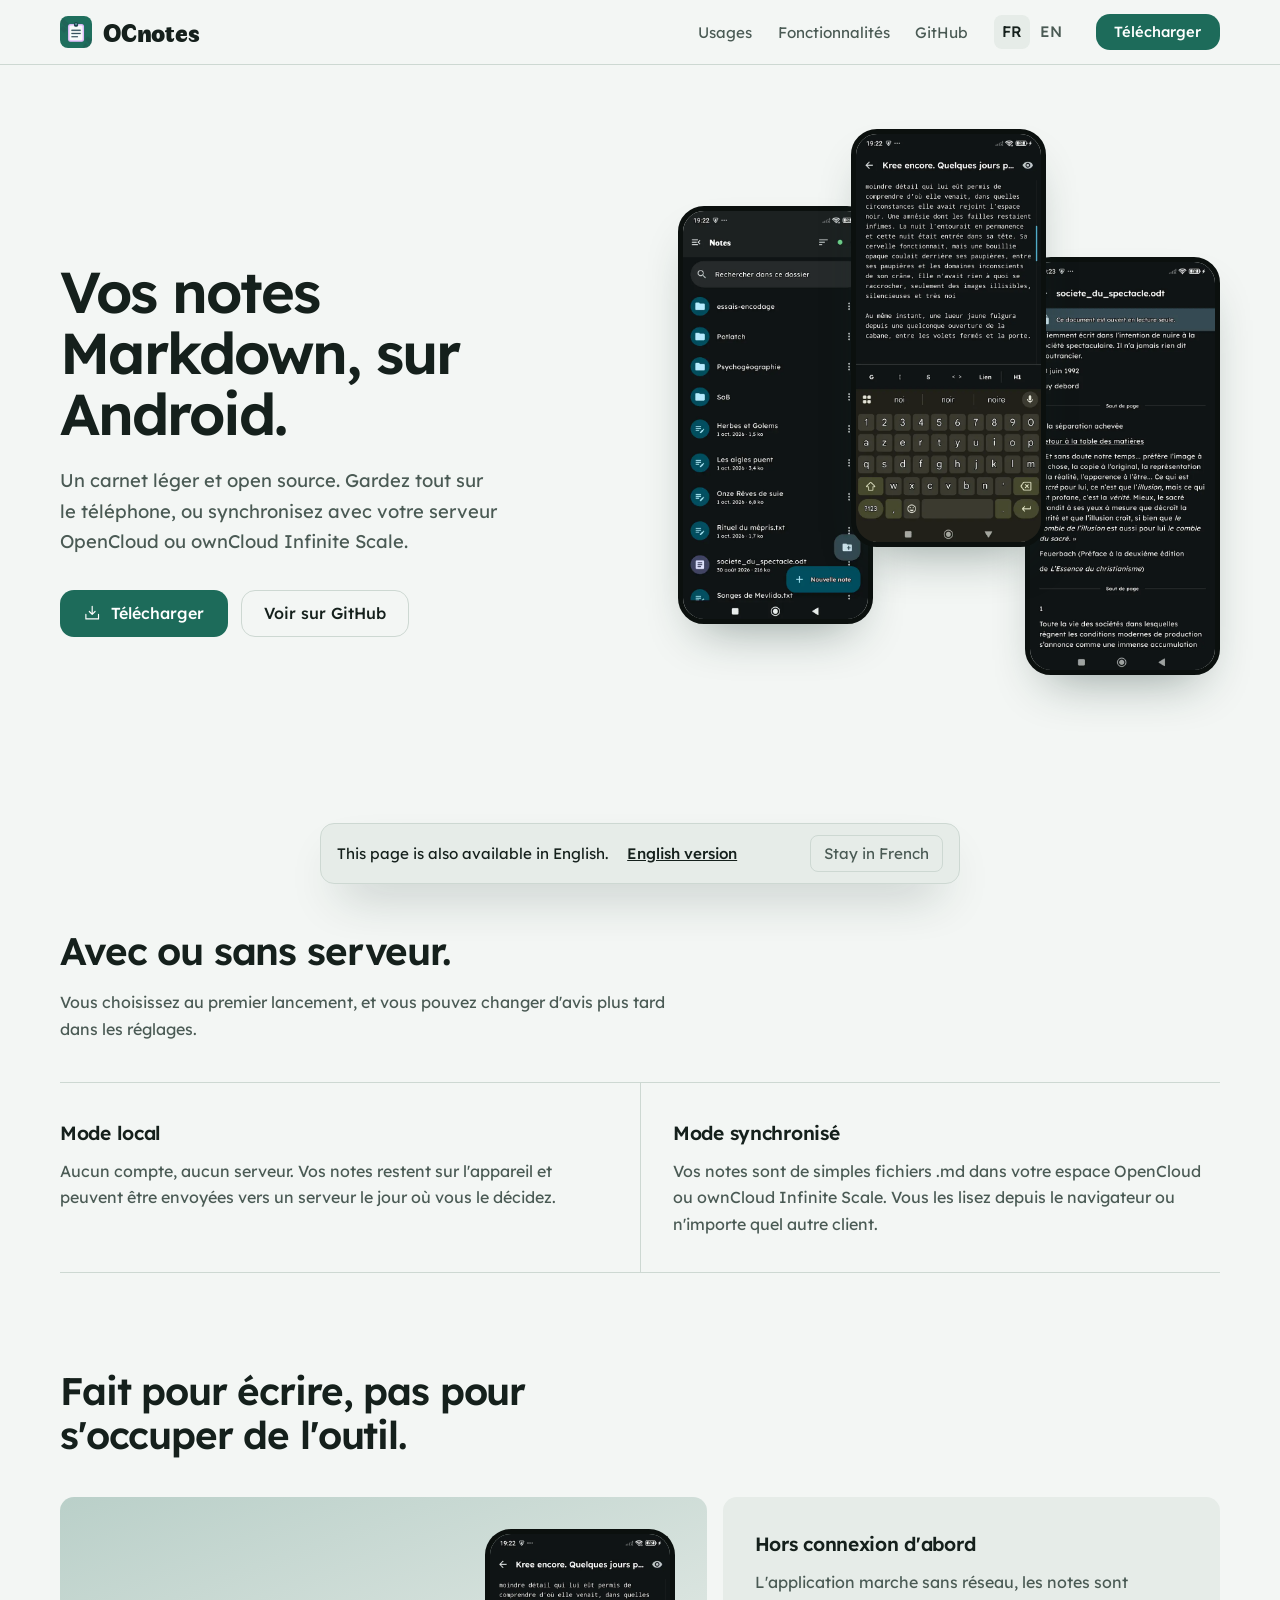
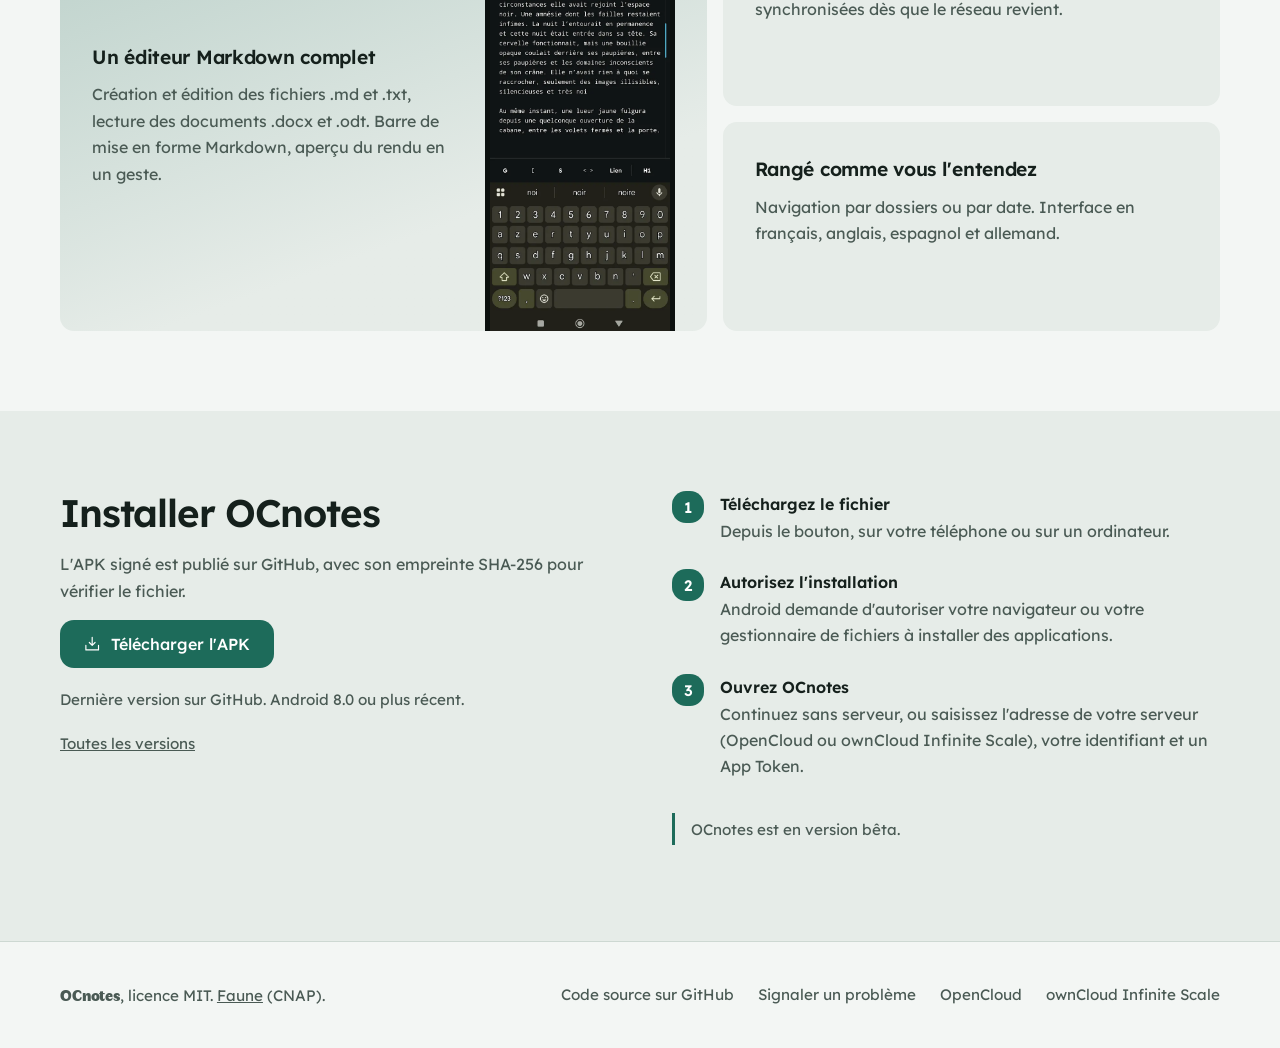
<file: site/index.html>
<!doctype html>
<html lang="fr">
<head>
<meta charset="utf-8">
<meta name="viewport" content="width=device-width, initial-scale=1">
<title>OCnotes, notes Markdown pour Android</title>
<meta name="description" content="OCnotes est une application Android de notes Markdown, utilisable en local ou synchronisée avec votre serveur OpenCloud ou ownCloud Infinite Scale. Open source, licence MIT.">
<meta name="color-scheme" content="light dark">
<meta property="og:title" content="OCnotes, notes Markdown pour Android">
<meta property="og:description" content="Des notes Markdown sur Android, en local ou synchronisées avec OpenCloud ou ownCloud Infinite Scale.">
<meta property="og:type" content="website">
<meta property="og:url" content="https://ocnotes.fr/">
<meta property="og:locale" content="fr_FR">
<meta property="og:locale:alternate" content="en_US">
<meta property="og:image" content="https://ocnotes.fr/assets/og.jpg">
<meta property="og:image:width" content="1200">
<meta property="og:image:height" content="630">
<meta property="og:image:alt" content="Trois écrans d'OCnotes : la liste des notes, l'éditeur Markdown et l'aperçu d'un document">
<meta name="twitter:card" content="summary_large_image">
<link rel="canonical" href="https://ocnotes.fr/">
<link rel="icon" type="image/png" href="assets/favicon.png">
<link rel="preload" href="assets/lexend-Regular.woff2" as="font" type="font/woff2" crossorigin>
<link rel="preload" href="assets/lexend-SemiBold.woff2" as="font" type="font/woff2" crossorigin>

<link rel="stylesheet" href="assets/site.css">
<link rel="alternate" hreflang="fr" href="https://ocnotes.fr/">
<link rel="alternate" hreflang="en" href="https://ocnotes.fr/en/">
<link rel="alternate" hreflang="x-default" href="https://ocnotes.fr/en/">
</head>

<body>

<a class="skip-link" href="#contenu">Aller au contenu</a>

<div class="lang-hint" id="lang-hint" lang="en" hidden>
  <div class="wrap">
    <p>This page is also available in English.</p>
    <a href="en/" hreflang="en" data-lang="en">English version</a>
    <button type="button" data-lang="fr">Stay in French</button>
  </div>
</div>

<header class="nav">
  <div class="wrap">
    <a class="brand" href="#top"><img src="assets/icon.webp" alt="" width="32" height="32"><span class="wordmark">OCnotes</span></a>
    <nav class="nav-links" aria-label="Navigation principale">
      <button class="menu-btn" type="button" popovertarget="menu" aria-controls="menu">Menu</button>
      <ul class="menu" id="menu" popover>
        <li><a href="#usages">Usages</a></li>
        <li><a href="#fonctions">Fonctionnalités</a></li>
        <li><a href="https://github.com/ybediat/OCnotes">GitHub</a></li>
        <li class="menu-dl"><a href="#telecharger">Télécharger</a></li>
      </ul>
      <span class="lang" role="group" aria-label="Langue">
        <a href="./" hreflang="fr" lang="fr" data-lang="fr" aria-current="true">FR</a>
        <a href="en/" hreflang="en" lang="en" data-lang="en">EN</a>
      </span>
      <a class="btn btn-primary" href="#telecharger">Télécharger</a>
    </nav>
  </div>
</header>

<main id="top">

  <!-- ===== Hero ===== -->
  <section class="hero">
    <div class="wrap">
      <div>
        <h1 id="contenu" tabindex="-1">Vos notes Markdown, sur Android.</h1>
        <p class="lead">Un carnet léger et open source. Gardez tout sur le téléphone, ou synchronisez avec votre serveur OpenCloud ou ownCloud Infinite Scale.</p>
        <div class="cta">
          <a class="btn btn-primary" href="#telecharger">
            <svg viewBox="0 0 256 256" fill="currentColor" aria-hidden="true"><path d="M224 144v64a8 8 0 0 1-8 8H40a8 8 0 0 1-8-8v-64a8 8 0 0 1 16 0v56h160v-56a8 8 0 0 1 16 0Zm-101.66 5.66a8 8 0 0 0 11.32 0l40-40a8 8 0 0 0-11.32-11.32L136 124.69V32a8 8 0 0 0-16 0v92.69l-26.34-26.35a8 8 0 0 0-11.32 11.32Z"/></svg>
            Télécharger
          </a>
          <a class="btn btn-ghost" href="https://github.com/ybediat/OCnotes">Voir sur GitHub</a>
        </div>
      </div>

      <div class="phones">
        <img class="phone p1" src="assets/liste-notes.webp" width="560" height="1234" alt="OCnotes : la liste des dossiers et des notes, avec recherche et bouton Nouvelle note">
        <img class="phone p2" src="assets/editeur.webp" fetchpriority="high" width="560" height="1234" alt="OCnotes : l'éditeur Markdown, avec sa barre de mise en forme au-dessus du clavier">
        <img class="phone p3" src="assets/apercu.webp" width="560" height="1234" alt="OCnotes : un document .odt ouvert en lecture seule">
      </div>
    </div>
  </section>

  <!-- ===== Deux usages ===== -->
  <section class="modes" id="usages">
    <div class="wrap reveal">
      <h2>Avec ou sans serveur.</h2>
      <p>Vous choisissez au premier lancement, et vous pouvez changer d'avis plus tard dans les réglages.</p>
      <div class="modes-grid">
        <div>
          <h3>Mode local</h3>
          <p>Aucun compte, aucun serveur. Vos notes restent sur l'appareil et peuvent être envoyées vers un serveur le jour où vous le décidez.</p>
        </div>
        <div>
          <h3>Mode synchronisé</h3>
          <p>Vos notes sont de simples fichiers .md dans votre espace OpenCloud ou ownCloud Infinite Scale. Vous les lisez depuis le navigateur ou n'importe quel autre client.</p>
        </div>
      </div>
    </div>
  </section>

  <!-- ===== Fonctionnalités ===== -->
  <section id="fonctions" class="features">
    <div class="wrap">
      <h2 class="reveal">Fait pour écrire, pas pour s'occuper de l'outil.</h2>
      <div class="features-grid">

        <article class="tile tile-big reveal">
          <div class="text">
            <h3>Un éditeur Markdown complet</h3>
            <p>Création et édition des fichiers .md et .txt, lecture des documents .docx et .odt. Barre de mise en forme Markdown, aperçu du rendu en un geste.</p>
          </div>
          <img src="assets/editeur.webp" loading="lazy" width="560" height="1234" alt="L'éditeur Markdown d'OCnotes avec un long texte">
        </article>

        <article class="tile reveal">
          <h3>Hors connexion d'abord</h3>
          <p>L'application marche sans réseau, les notes sont synchronisées dès que le réseau revient.</p>
        </article>

        <article class="tile reveal">
          <h3>Rangé comme vous l'entendez</h3>
          <p>Navigation par dossiers ou par date. Interface en français, anglais, espagnol et allemand.</p>
        </article>

      </div>
    </div>
  </section>

  <!-- ===== Téléchargement ===== -->
  <section class="download" id="telecharger">
    <div class="wrap">
      <div class="reveal">
        <h2>Installer OCnotes</h2>
        <p class="muted">L'APK signé est publié sur GitHub, avec son empreinte SHA-256 pour vérifier le fichier.</p>
        <a class="btn btn-primary" id="dl-btn" href="https://github.com/ybediat/OCnotes/releases/latest" data-apk>
          <svg viewBox="0 0 256 256" fill="currentColor" aria-hidden="true"><path d="M224 144v64a8 8 0 0 1-8 8H40a8 8 0 0 1-8-8v-64a8 8 0 0 1 16 0v56h160v-56a8 8 0 0 1 16 0Zm-101.66 5.66a8 8 0 0 0 11.32 0l40-40a8 8 0 0 0-11.32-11.32L136 124.69V32a8 8 0 0 0-16 0v92.69l-26.34-26.35a8 8 0 0 0-11.32 11.32Z"/></svg>
          <span id="dl-label">Télécharger l'APK</span>
        </a>
        <p class="dl-meta" id="dl-meta">Dernière version sur GitHub. Android 8.0 ou plus récent.</p>
        <p class="dl-meta"><a href="https://github.com/ybediat/OCnotes/releases">Toutes les versions</a></p>
      </div>

      <div class="reveal">
        <ol class="steps">
          <li><strong>Téléchargez le fichier</strong><span>Depuis le bouton, sur votre téléphone ou sur un ordinateur.</span></li>
          <li><strong>Autorisez l'installation</strong><span>Android demande d'autoriser votre navigateur ou votre gestionnaire de fichiers à installer des applications.</span></li>
          <li><strong>Ouvrez OCnotes</strong><span>Continuez sans serveur, ou saisissez l'adresse de votre serveur (OpenCloud ou ownCloud Infinite Scale), votre identifiant et un App Token.</span></li>
        </ol>
        <p class="note">OCnotes est en version bêta.</p>
      </div>
    </div>
  </section>

</main>

<footer>
  <div class="wrap">
    <span><span class="wordmark">OCnotes</span>, licence MIT. <a href="https://www.cnap.fr/sites/faune/">Faune</a> (CNAP).</span>
    <nav aria-label="Liens">
      <a href="https://github.com/ybediat/OCnotes">Code source sur GitHub</a>
      <a href="https://github.com/ybediat/OCnotes/issues">Signaler un problème</a>
      <a href="https://opencloud.eu">OpenCloud</a>
      <a href="https://owncloud.dev/ocis/">ownCloud Infinite Scale</a>
    </nav>
  </div>
</footer>

<script src="assets/site.js" defer></script>
</body>
</html>
</file>
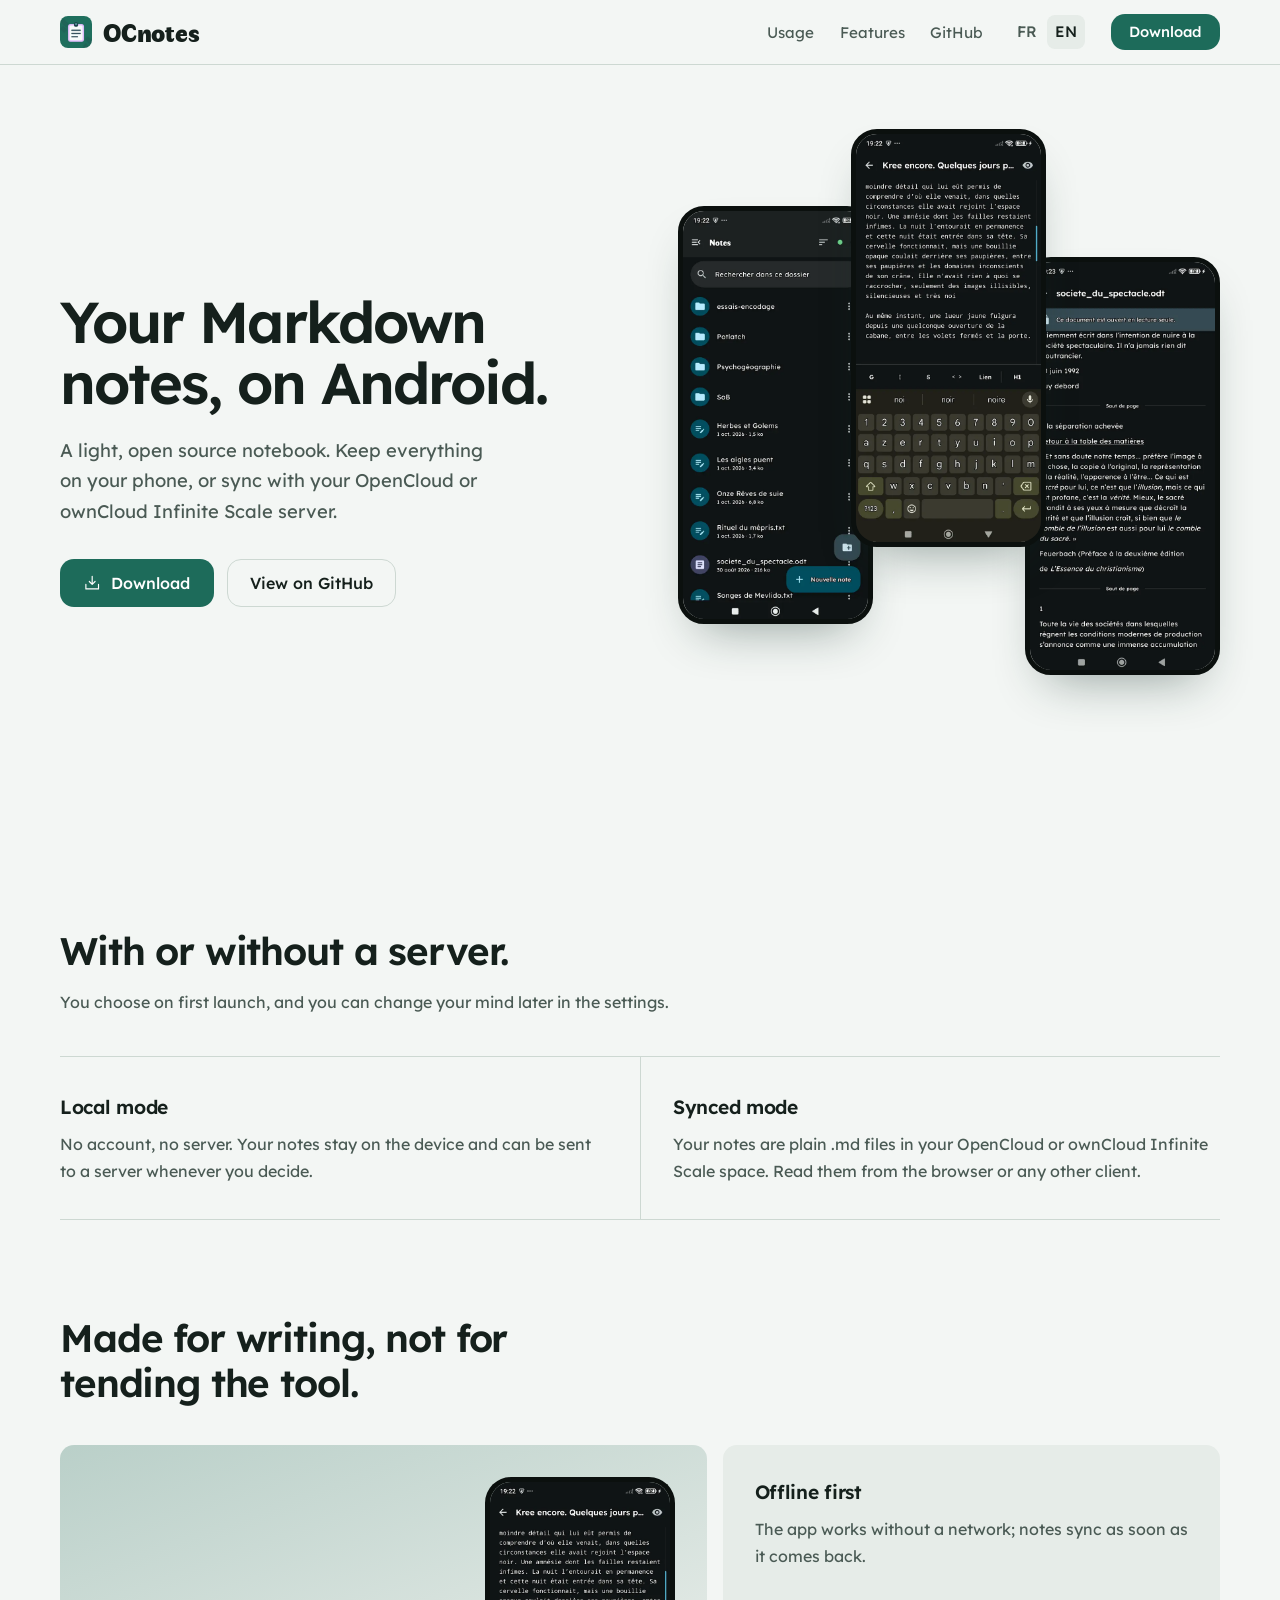
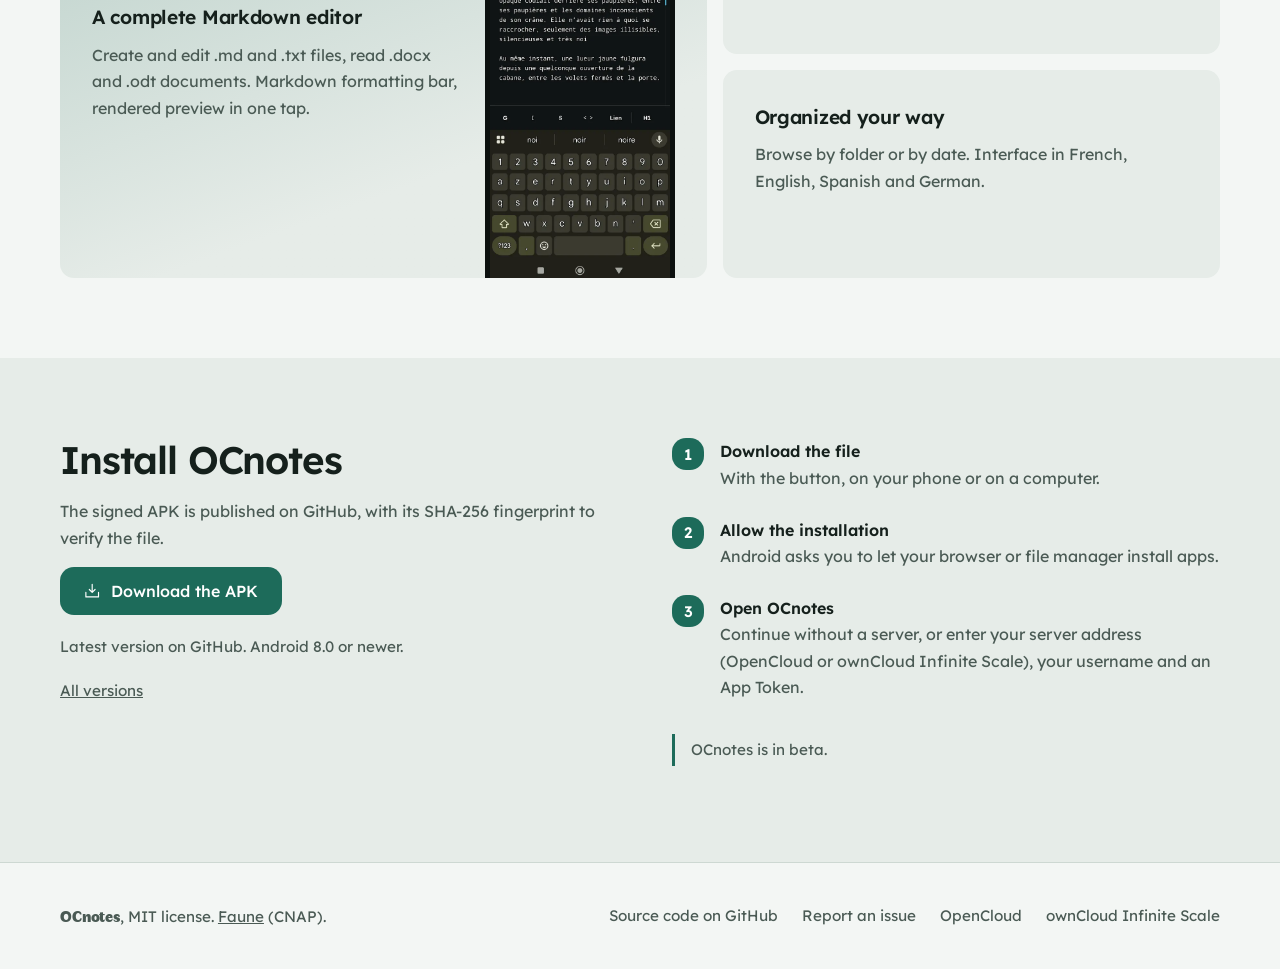
<file: site/en/index.html>
<!doctype html>
<html lang="en">
<head>
<meta charset="utf-8">
<meta name="viewport" content="width=device-width, initial-scale=1">
<title>OCnotes, Markdown notes for Android</title>
<meta name="description" content="OCnotes is an Android Markdown notes app that works locally or syncs with your OpenCloud or ownCloud Infinite Scale server. Open source, MIT license.">
<meta name="color-scheme" content="light dark">
<meta property="og:title" content="OCnotes, Markdown notes for Android">
<meta property="og:description" content="Markdown notes on Android, local or synced with OpenCloud or ownCloud Infinite Scale.">
<meta property="og:type" content="website">
<meta property="og:url" content="https://ocnotes.fr/en/">
<meta property="og:locale" content="en_US">
<meta property="og:locale:alternate" content="fr_FR">
<meta property="og:image" content="https://ocnotes.fr/assets/og.jpg">
<meta property="og:image:width" content="1200">
<meta property="og:image:height" content="630">
<meta property="og:image:alt" content="Three OCnotes screens: the note list, the Markdown editor and a document preview">
<meta name="twitter:card" content="summary_large_image">
<link rel="canonical" href="https://ocnotes.fr/en/">
<link rel="icon" type="image/png" href="../assets/favicon.png">
<link rel="preload" href="../assets/lexend-Regular.woff2" as="font" type="font/woff2" crossorigin>
<link rel="preload" href="../assets/lexend-SemiBold.woff2" as="font" type="font/woff2" crossorigin>

<link rel="stylesheet" href="../assets/site.css">
<link rel="alternate" hreflang="fr" href="https://ocnotes.fr/">
<link rel="alternate" hreflang="en" href="https://ocnotes.fr/en/">
<link rel="alternate" hreflang="x-default" href="https://ocnotes.fr/en/">
</head>

<body>

<a class="skip-link" href="#content">Skip to content</a>

<div class="lang-hint" id="lang-hint" lang="fr" hidden>
  <div class="wrap">
    <p>Cette page existe aussi en français.</p>
    <a href="../" hreflang="fr" data-lang="fr">Version française</a>
    <button type="button" data-lang="en">Rester en anglais</button>
  </div>
</div>

<header class="nav">
  <div class="wrap">
    <a class="brand" href="#top"><img src="../assets/icon.webp" alt="" width="32" height="32"><span class="wordmark">OCnotes</span></a>
    <nav class="nav-links" aria-label="Main navigation">
      <button class="menu-btn" type="button" popovertarget="menu" aria-controls="menu">Menu</button>
      <ul class="menu" id="menu" popover>
        <li><a href="#usages">Usage</a></li>
        <li><a href="#features">Features</a></li>
        <li><a href="https://github.com/ybediat/OCnotes">GitHub</a></li>
        <li class="menu-dl"><a href="#download">Download</a></li>
      </ul>
      <span class="lang" role="group" aria-label="Language">
        <a href="../" hreflang="fr" lang="fr" data-lang="fr">FR</a>
        <a href="./" hreflang="en" lang="en" data-lang="en" aria-current="true">EN</a>
      </span>
      <a class="btn btn-primary" href="#download">Download</a>
    </nav>
  </div>
</header>

<main id="top">

  <!-- ===== Hero ===== -->
  <section class="hero">
    <div class="wrap">
      <div>
        <h1 id="content" tabindex="-1">Your Markdown notes, on Android.</h1>
        <p class="lead">A light, open source notebook. Keep everything on your phone, or sync with your OpenCloud or ownCloud Infinite Scale server.</p>
        <div class="cta">
          <a class="btn btn-primary" href="#download">
            <svg viewBox="0 0 256 256" fill="currentColor" aria-hidden="true"><path d="M224 144v64a8 8 0 0 1-8 8H40a8 8 0 0 1-8-8v-64a8 8 0 0 1 16 0v56h160v-56a8 8 0 0 1 16 0Zm-101.66 5.66a8 8 0 0 0 11.32 0l40-40a8 8 0 0 0-11.32-11.32L136 124.69V32a8 8 0 0 0-16 0v92.69l-26.34-26.35a8 8 0 0 0-11.32 11.32Z"/></svg>
            Download
          </a>
          <a class="btn btn-ghost" href="https://github.com/ybediat/OCnotes">View on GitHub</a>
        </div>
      </div>

      <div class="phones">
        <img class="phone p1" src="../assets/liste-notes.webp" width="560" height="1234" alt="OCnotes: the list of folders and notes, with search and a New note button">
        <img class="phone p2" src="../assets/editeur.webp" fetchpriority="high" width="560" height="1234" alt="OCnotes: the Markdown editor, with its formatting bar above the keyboard">
        <img class="phone p3" src="../assets/apercu.webp" width="560" height="1234" alt="OCnotes: an .odt document opened read-only">
      </div>
    </div>
  </section>

  <!-- ===== Deux usages ===== -->
  <section class="modes" id="usages">
    <div class="wrap reveal">
      <h2>With or without a server.</h2>
      <p>You choose on first launch, and you can change your mind later in the settings.</p>
      <div class="modes-grid">
        <div>
          <h3>Local mode</h3>
          <p>No account, no server. Your notes stay on the device and can be sent to a server whenever you decide.</p>
        </div>
        <div>
          <h3>Synced mode</h3>
          <p>Your notes are plain .md files in your OpenCloud or ownCloud Infinite Scale space. Read them from the browser or any other client.</p>
        </div>
      </div>
    </div>
  </section>

  <!-- ===== Fonctionnalités ===== -->
  <section id="features" class="features">
    <div class="wrap">
      <h2 class="reveal">Made for writing, not for tending the tool.</h2>
      <div class="features-grid">

        <article class="tile tile-big reveal">
          <div class="text">
            <h3>A complete Markdown editor</h3>
            <p>Create and edit .md and .txt files, read .docx and .odt documents. Markdown formatting bar, rendered preview in one tap.</p>
          </div>
          <img src="../assets/editeur.webp" loading="lazy" width="560" height="1234" alt="The OCnotes Markdown editor with a long text">
        </article>

        <article class="tile reveal">
          <h3>Offline first</h3>
          <p>The app works without a network; notes sync as soon as it comes back.</p>
        </article>

        <article class="tile reveal">
          <h3>Organized your way</h3>
          <p>Browse by folder or by date. Interface in French, English, Spanish and German.</p>
        </article>

      </div>
    </div>
  </section>

  <!-- ===== Téléchargement ===== -->
  <section class="download" id="download">
    <div class="wrap">
      <div class="reveal">
        <h2>Install OCnotes</h2>
        <p class="muted">The signed APK is published on GitHub, with its SHA-256 fingerprint to verify the file.</p>
        <a class="btn btn-primary" id="dl-btn" href="https://github.com/ybediat/OCnotes/releases/latest" data-apk>
          <svg viewBox="0 0 256 256" fill="currentColor" aria-hidden="true"><path d="M224 144v64a8 8 0 0 1-8 8H40a8 8 0 0 1-8-8v-64a8 8 0 0 1 16 0v56h160v-56a8 8 0 0 1 16 0Zm-101.66 5.66a8 8 0 0 0 11.32 0l40-40a8 8 0 0 0-11.32-11.32L136 124.69V32a8 8 0 0 0-16 0v92.69l-26.34-26.35a8 8 0 0 0-11.32 11.32Z"/></svg>
          <span id="dl-label">Download the APK</span>
        </a>
        <p class="dl-meta" id="dl-meta">Latest version on GitHub. Android 8.0 or newer.</p>
        <p class="dl-meta"><a href="https://github.com/ybediat/OCnotes/releases">All versions</a></p>
      </div>

      <div class="reveal">
        <ol class="steps">
          <li><strong>Download the file</strong><span>With the button, on your phone or on a computer.</span></li>
          <li><strong>Allow the installation</strong><span>Android asks you to let your browser or file manager install apps.</span></li>
          <li><strong>Open OCnotes</strong><span>Continue without a server, or enter your server address (OpenCloud or ownCloud Infinite Scale), your username and an App Token.</span></li>
        </ol>
        <p class="note">OCnotes is in beta.</p>
      </div>
    </div>
  </section>

</main>

<footer>
  <div class="wrap">
    <span><span class="wordmark">OCnotes</span>, MIT license. <a href="https://www.cnap.fr/sites/faune/">Faune</a> (CNAP).</span>
    <nav aria-label="Links">
      <a href="https://github.com/ybediat/OCnotes">Source code on GitHub</a>
      <a href="https://github.com/ybediat/OCnotes/issues">Report an issue</a>
      <a href="https://opencloud.eu">OpenCloud</a>
      <a href="https://owncloud.dev/ocis/">ownCloud Infinite Scale</a>
    </nav>
  </div>
</footer>

<script src="../assets/site.js" defer></script>
</body>
</html>
</file>
<file: site/assets/site.css>
/* ---------- Polices : Lexend, la même que dans l'application ---------- */
@font-face { font-family: "Lexend"; font-weight: 400; font-display: swap; src: url("lexend-Regular.woff2") format("woff2"); }
@font-face { font-family: "Lexend"; font-weight: 500; font-display: swap; src: url("lexend-Medium.woff2") format("woff2"); }
@font-face { font-family: "Lexend"; font-weight: 600; font-display: swap; src: url("lexend-SemiBold.woff2") format("woff2"); }

/* Faune Display Black (CNAP) : la police du nom de l'app, réservée au mot OCnotes */
@font-face { font-family: "Faune"; font-weight: 900; font-display: swap; src: url("faune-display-black.woff2") format("woff2"); }

/* ---------- Jetons de couleur (clair par défaut, sombre selon le système) ---------- */
:root {
  --bg: #f3f6f4;
  --surface: #e6ece8;
  --ink: #15201c;
  --muted: #4a5a54;
  --line: #cdd8d2;
  --accent: #1d6b5a;        /* le vert de l'icône, seule couleur d'accent */
  --accent-ink: #ffffff;
  --radius: 14px;           /* un seul rayon pour tout, sauf les téléphones */
  --phone-radius: 26px;
  --shadow: 0 24px 50px -22px rgb(21 48 40 / .45);
}
@media (prefers-color-scheme: dark) {
  :root {
    --bg: #0f1513;
    --surface: #18211d;
    --ink: #e8efeb;
    --muted: #9db0a8;
    --line: #28352f;
    --accent: #5fc9ae;
    --accent-ink: #08201a;
    --shadow: 0 24px 50px -22px rgb(0 0 0 / .8);
  }
}

* { box-sizing: border-box; }
/* les ancres s'arrêtent sous l'en-tête collant (64px) plutôt que dessous */
html { scroll-padding-top: 80px; }
@media (prefers-reduced-motion: no-preference) { html { scroll-behavior: smooth; } }
body {
  margin: 0;
  background: var(--bg);
  color: var(--ink);
  font-family: "Lexend", system-ui, -apple-system, "Segoe UI", sans-serif;
  font-size: 1rem;
  line-height: 1.65;
  font-size-adjust: from-font;
  -webkit-font-smoothing: antialiased;
}
img { display: block; max-width: 100%; height: auto; }
a { color: inherit; }
:focus-visible { outline: 3px solid var(--accent); outline-offset: 3px; border-radius: 6px; }

.wrap { width: min(1160px, 100% - 2rem); margin-inline: auto; }

/* ---------- Lien d'évitement : hors écran tant qu'il n'a pas le focus ---------- */
.skip-link { position: absolute; left: 1rem; top: -4rem; z-index: 20; padding: .6rem 1rem; border-radius: var(--radius); background: var(--accent); color: var(--accent-ink); text-decoration: none; }
.skip-link:focus-visible { top: 1rem; }
/* la cible du lien d'évitement reçoit le focus sans anneau inutile */
h1:focus { outline: none; }

/* ---------- Bandeau « autre langue » (affiché par site.js) ----------
   Il flotte en bas de l'écran : comme il apparaît après le chargement,
   le placer en haut de page décalerait tout le contenu. */
.lang-hint { position: fixed; z-index: 30; left: 1rem; right: 1rem; bottom: 1rem; max-width: 40rem; margin-inline: auto;
  background: var(--surface); border: 1px solid var(--line); border-radius: var(--radius); box-shadow: var(--shadow); font-size: .95rem; }
.lang-hint .wrap { width: auto; display: flex; flex-wrap: wrap; align-items: center; gap: .5rem 1.2rem; padding: .7rem 1rem; }
.lang-hint p { margin: 0; }
.lang-hint a { font-weight: 500; }
.lang-hint button { margin-left: auto; font: inherit; color: var(--muted); background: none; border: 1px solid var(--line); border-radius: 8px; padding: .3rem .8rem; cursor: pointer; }
.lang-hint button:hover { color: var(--ink); }

/* ---------- Boutons ---------- */
.btn {
  display: inline-flex; align-items: center; gap: .6rem;
  padding: .85rem 1.4rem;
  border-radius: var(--radius);
  font: 500 1rem/1 "Lexend", sans-serif;
  text-decoration: none; white-space: nowrap;
  border: 1.5px solid transparent;
  transition: transform .2s cubic-bezier(.16,1,.3,1), background-color .2s;
}

.btn-primary { background: var(--accent); color: var(--accent-ink); }
@media (prefers-reduced-motion: no-preference) {
  .btn:active { transform: scale(.97); }
  .btn-primary:hover { transform: translateY(-2px); }
}
.btn-ghost { border-color: var(--line); color: var(--ink); }
.btn-ghost:hover { background: var(--surface); }
.btn svg { width: 1.15em; height: 1.15em; flex: none; }

/* ---------- Navigation (une seule ligne, 64px) ---------- */
.nav { position: sticky; top: 0; z-index: 10; background: color-mix(in srgb, var(--bg) 88%, transparent); backdrop-filter: blur(10px); -webkit-backdrop-filter: blur(10px); border-bottom: 1px solid var(--line); }
.nav .wrap { height: 64px; display: flex; align-items: center; justify-content: space-between; gap: 1rem; }
.brand { display: flex; align-items: center; gap: .7rem; text-decoration: none; }
.wordmark { font-family: "Faune", "Lexend", sans-serif; font-weight: 900; letter-spacing: -.01em; }
.brand .wordmark { font-size: 1.5rem; line-height: 1; }
.brand img { width: 32px; height: 32px; border-radius: 8px; }
.nav-links { display: flex; align-items: center; gap: 1.6rem; }
.nav-links a:not(.btn) { text-decoration: none; color: var(--muted); font-size: .95rem; }
.nav-links a:not(.btn):hover { color: var(--ink); }
.menu { list-style: none; }
.menu-btn { display: none; font: 500 .92rem/1 "Lexend", sans-serif; color: var(--ink); background: none; border: 1.5px solid var(--line); border-radius: var(--radius); padding: .55rem .9rem; cursor: pointer; anchor-name: --menu-btn; }
/* grand écran : la liste du popover s'affiche comme une simple rangée de liens */
@media (min-width: 861px) {
  .menu { display: flex; gap: 1.6rem; position: static; inset: auto; margin: 0; padding: 0; border: 0; background: none; color: inherit; overflow: visible; width: auto; height: auto; }
}
.nav .btn { padding: .6rem 1.1rem; font-size: .92rem; }

/* ---------- Hero : texte à gauche, trois écrans à droite ---------- */
.hero { padding-block: 4rem 5rem; }
.hero .wrap { display: grid; grid-template-columns: 1.05fr 1fr; gap: 3rem; align-items: center; }
h1 { font-size: clamp(2.2rem, 4.6vw, 3.6rem); line-height: 1.06; letter-spacing: -.035em; font-weight: 600; margin: 0 0 1.4rem; max-width: 18ch; }
.lead { font-size: 1.15rem; color: var(--muted); max-width: 40ch; margin: 0 0 2rem; }
.cta { display: flex; flex-wrap: wrap; gap: .8rem; }

.phones { position: relative; height: min(640px, 70vw); }
.phone {
  position: absolute; width: 36%;
  border-radius: var(--phone-radius);
  border: 5px solid #0b100e;
  box-shadow: var(--shadow);
  background: #0b100e;
}
.phone.p1 { left: 0;   top: 12%; }
.phone.p2 { left: 32%; top: 0;   z-index: 2; }
.phone.p3 { left: 64%; top: 20%; }

/* ---------- Deux usages : deux colonnes séparées par un simple filet ---------- */
section { padding-block: 5rem; }
h2 { font-size: clamp(1.7rem, 3.2vw, 2.4rem); line-height: 1.15; letter-spacing: -.03em; font-weight: 600; margin: 0 0 1rem; max-width: 20ch; }
h3 { font-size: 1.2rem; letter-spacing: -.015em; font-weight: 600; margin: 0 0 .5rem; }
p { margin: 0 0 1rem; max-width: 62ch; }
.muted { color: var(--muted); }

.modes .wrap > p { color: var(--muted); }
.modes-grid { display: grid; grid-template-columns: 1fr 1fr; margin-top: 2.5rem; border-block: 1px solid var(--line); }
.modes-grid > div { padding: 2.2rem 2rem 2.2rem 0; }
.modes-grid > div + div { padding: 2.2rem 0 2.2rem 2rem; border-left: 1px solid var(--line); }
.modes-grid p { color: var(--muted); margin: 0; }

/* ---------- Fonctionnalités : une grande tuile + deux plus petites ---------- */
section.features { padding-top: 1rem; }
.features-grid { display: grid; grid-template-columns: 1.3fr 1fr; grid-template-rows: auto auto; gap: 1rem; margin-top: 2.5rem; }
.tile { border-radius: var(--radius); padding: 2rem; background: var(--surface); overflow: hidden; }
.tile p { color: var(--muted); margin: 0; }
.tile-big { grid-row: span 2; display: grid; grid-template-columns: 1fr 190px; gap: 1.5rem; align-items: end; padding-bottom: 0;
  background: linear-gradient(160deg, color-mix(in srgb, var(--accent) 22%, var(--surface)), var(--surface) 70%); }
.tile-big .text { padding-bottom: 2rem; align-self: center; }
.tile-big img { border-radius: var(--phone-radius) var(--phone-radius) 0 0; border: 5px solid #0b100e; border-bottom: 0; }
.tile ul { margin: 1rem 0 0; padding: 0; list-style: none; color: var(--muted); }
.tile li { padding: .35rem 0; }

/* ---------- Téléchargement ---------- */
.download { background: var(--surface); }
.download .wrap { display: grid; grid-template-columns: 1fr 1fr; gap: 4rem; align-items: start; }
.dl-meta { color: var(--muted); font-size: .95rem; margin: 1.2rem 0 0; }
.dl-meta code { font-family: ui-monospace, "SFMono-Regular", Menlo, Consolas, monospace; font-size: .8rem; word-break: break-all; }
.steps { margin: 0; padding: 0; list-style: none; counter-reset: s; }
.steps li { counter-increment: s; padding: 0 0 1.6rem 3rem; position: relative; }
.steps li::before {
  content: counter(s); position: absolute; left: 0; top: 0;
  width: 2rem; height: 2rem; border-radius: var(--radius);
  background: var(--accent); color: var(--accent-ink);
  display: grid; place-items: center; font-weight: 600; font-size: .95rem;
}
.steps strong { display: block; font-weight: 600; }
.steps span { color: var(--muted); }
.note { border-left: 3px solid var(--accent); padding: .2rem 0 .2rem 1rem; color: var(--muted); font-size: .95rem; margin-top: .5rem; }

/* ---------- Pied de page ---------- */
footer { padding-block: 2.5rem; border-top: 1px solid var(--line); color: var(--muted); font-size: .95rem; }
footer .wrap { display: flex; flex-wrap: wrap; gap: 1rem 2rem; justify-content: space-between; }
footer nav { display: flex; flex-wrap: wrap; gap: 1.5rem; }
footer a { text-decoration: none; }
footer a:hover { color: var(--ink); text-decoration: underline; }
footer .wrap > span a { text-decoration: underline; }

/* ---------- Mouvement : entrée douce, désactivée si l'utilisateur le demande ---------- */
@media (prefers-reduced-motion: no-preference) {
  @supports (animation-timeline: view()) {
    .reveal { animation: reveal linear both; animation-timeline: view(); animation-range: entry 0% entry 60%; }
    @keyframes reveal { from { opacity: 0; translate: 0 22px; } }
  }
  /* les téléphones du hero arrivent l'un après l'autre : ils racontent l'ordre liste, édition, aperçu */
  .phone { animation: rise .9s cubic-bezier(.16,1,.3,1) backwards; }
  .p1 { animation-delay: .1s; } .p3 { animation-delay: .25s; }
  /* p2 est l'image principale (LCP) : elle glisse sans fondu pour être visible dès son chargement */
  .p2 { animation-name: slide; }
  @keyframes rise { from { opacity: 0; translate: 0 40px; } }
  @keyframes slide { from { translate: 0 40px; } }
}

/* ---------- Mobile : tout passe sur une colonne ---------- */
@media (max-width: 860px) {
  .hero { padding-block: 2.5rem 3rem; }
  .hero .wrap, .download .wrap, .features-grid, .modes-grid { grid-template-columns: 1fr; }
  .phones { height: 78vw; max-height: 480px; }
  .modes-grid > div, .modes-grid > div + div { padding: 1.6rem 0; border-left: 0; }
  .modes-grid > div + div { border-top: 1px solid var(--line); }
  .tile-big { grid-row: auto; grid-template-columns: 1fr 140px; }
  section { padding-block: 3.5rem; }
  .download .wrap { gap: 2.5rem; }
}
/* ---------- Menu mobile ----------
   Il repose sur l'attribut popover. Les navigateurs qui ne le gèrent pas (iOS < 17, Chrome < 114)
   afficheraient la liste en permanence par-dessus la page : chez eux, on masque menu et bouton,
   comme avant l'ajout du menu (les sections restent accessibles en faisant défiler). */
.menu .menu-dl { display: none; }
@supports selector(:popover-open) {
  @media (max-width: 860px) {
    .nav-links { gap: .6rem; }
    .menu-btn { display: inline-flex; }
    .menu { margin: 0; padding: .5rem; border: 1px solid var(--line); border-radius: var(--radius); background: var(--bg); color: var(--ink); box-shadow: var(--shadow);
      /* sous l'en-tête par défaut, sous le bouton si le navigateur gère le positionnement par ancre */
      position: fixed; inset: auto; right: 1rem; top: 4.5rem; top: anchor(--menu-btn bottom); margin-top: .5rem; min-width: 12rem; }
    .menu a:not(.btn) { display: block; padding: .6rem .8rem; border-radius: 8px; color: var(--ink); font-size: 1rem; }
    .menu a:not(.btn):hover { background: var(--surface); }
  }
  /* très petit écran : le bouton Télécharger de l'en-tête passe dans le menu (celui du hero reste juste dessous) */
  @media (max-width: 520px) {
    .nav .btn-primary { display: none; }
    .menu .menu-dl { display: list-item; }
  }
}
@supports not selector(:popover-open) {
  @media (max-width: 860px) { .menu { display: none; } }
}
@media (max-width: 460px) {
  .tile-big { grid-template-columns: 1fr; }
  .tile-big img { width: 180px; justify-self: center; }
}

/* ---------- Sélecteur de langue ---------- */
.nav-links .lang { display: flex; align-items: center; gap: .15rem; font-size: .85rem; }
.nav-links .lang a:not(.btn) { display: inline-block; padding: .25rem .5rem; border-radius: 8px; color: var(--muted); font-weight: 500; }
.nav-links .lang a[aria-current="true"] { background: var(--surface); color: var(--ink); }
</file>
